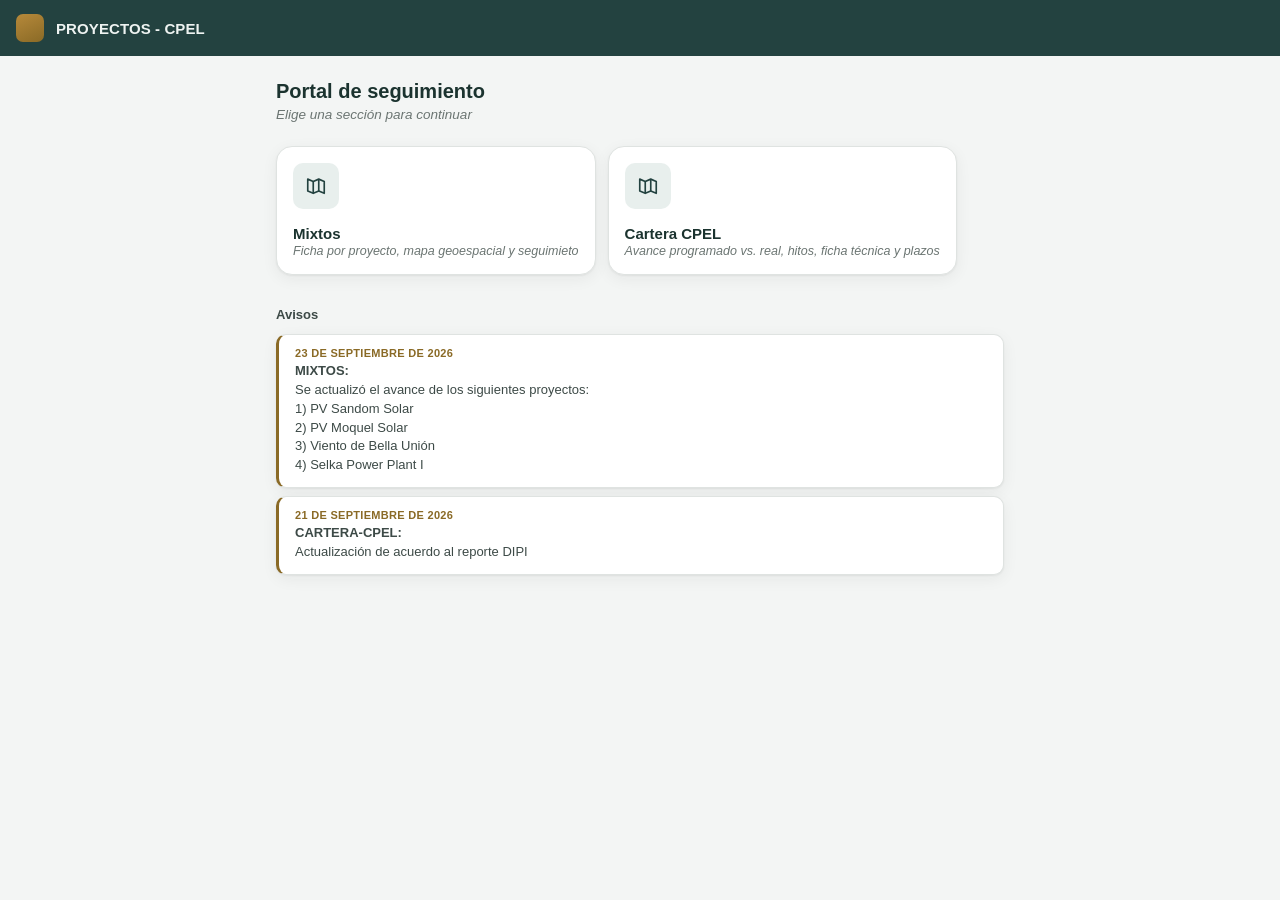
<file: index.html>
<!DOCTYPE html>
<html lang="es">
<head>
<meta charset="UTF-8">
<meta name="viewport" content="width=device-width, initial-scale=1.0, viewport-fit=cover">
<meta name="apple-mobile-web-app-capable" content="yes">
<meta name="apple-mobile-web-app-status-bar-style" content="black">
<meta name="theme-color" content="#234240">
<title>CPEL — Portal</title>
<link rel="stylesheet" href="assets/css/landing.css" />
</head>
<body>

  <header class="topbar">
    <div class="topbar__mark"></div>
    <div class="topbar__title">PROYECTOS - CPEL</div>
  </header>

  <main class="main">
    <div class="hero">
      <h1 class="hero__title">Portal de seguimiento</h1>
      <p class="hero__subtitle"><i>Elige una sección para continuar</i></p>
    </div>

    <div class="nav-grid">
      <a class="nav-card" href="panel-proyectos/index.html">
        <div class="nav-card__icon">
          <svg width="22" height="22" viewBox="0 0 24 24" fill="none"><path d="M9 20l-6-2.5V4.5L9 7l6-2.5 6 2.5v13l-6-2.5-6 2.5z" stroke="currentColor" stroke-width="1.8" stroke-linejoin="round"/><path d="M9 7v13M15 4.5v13" stroke="currentColor" stroke-width="1.8"/></svg>
        </div>
        <div class="nav-card__body">
          <div class="nav-card__title">Mixtos</div>
          <div class="nav-card__desc"><i>Ficha por proyecto, mapa geoespacial y seguimieto</i></div>
        </div>
        <svg class="nav-card__arrow" width="18" height="18" viewBox="0 0 24 24" fill="none"><path d="M9 6l6 6-6 6" stroke="currentColor" stroke-width="2" stroke-linecap="round" stroke-linejoin="round"/></svg>
      </a>

      <a class="nav-card" href="cartera-cpel/index.html">
        <div class="nav-card__icon">
          <svg width="22" height="22" viewBox="0 0 24 24" fill="none"><path d="M9 20l-6-2.5V4.5L9 7l6-2.5 6 2.5v13l-6-2.5-6 2.5z" stroke="currentColor" stroke-width="1.8" stroke-linejoin="round"/><path d="M9 7v13M15 4.5v13" stroke="currentColor" stroke-width="1.8"/></svg>
        </div>
        <div class="nav-card__body">
          <div class="nav-card__title">Cartera CPEL</div>
          <div class="nav-card__desc"><i>Avance programado vs. real, hitos, ficha técnica y plazos</i></div>
        </div>
        <svg class="nav-card__arrow" width="18" height="18" viewBox="0 0 24 24" fill="none"><path d="M9 6l6 6-6 6" stroke="currentColor" stroke-width="2" stroke-linecap="round" stroke-linejoin="round"/></svg>
      </a>
    </div>

    <div class="section-title">Avisos</div>
    <div class="avisos" id="avisos-list"></div>
  </main>

  <script src="assets/js/landing.js"></script>
</body>
</html>
</file>
<file: assets/css/landing.css>
/* =======================================================================
   Página principal — mismos tokens de marca que el Panel de Proyectos
   (assets/css/styles.css dentro de /panel-proyectos), para que ambas
   páginas se sientan parte del mismo sitio.
   ======================================================================= */

:root{
  --teal-900:#1b332f;
  --teal-800:#234240;
  --teal-700:#2e534f;
  --teal-100:#e8efed;
  --gold-700:#8a6a26;
  --gold-500:#b6893a;
  --sand-300:#c9b280;

  --bg:#f3f5f4;
  --surface:#ffffff;
  --surface-sunken:#eef1f0;
  --border:#dfe3e1;
  --border-strong:#c7cdca;

  --ink-900:#1a2422;
  --ink-700:#3d4a47;
  --ink-500:#6b7572;
  --ink-on-dark:#eef3f1;

  --radius-s:6px;
  --radius-m:10px;
  --radius-l:16px;
  --space-2:8px;
  --space-3:12px;
  --space-4:16px;
  --space-5:24px;
  --space-6:32px;
  --shadow-card:0 1px 2px rgba(26,36,34,.06), 0 4px 16px rgba(26,36,34,.06);

  --font: -apple-system, "Inter", "Segoe UI", Roboto, Helvetica, Arial, sans-serif;
  --topbar-h:56px;
}

*{box-sizing:border-box;}
html,body{height:100%;}
body{
  margin:0;
  background:var(--bg);
  color:var(--ink-900);
  font-family:var(--font);
  -webkit-font-smoothing:antialiased;
}
h1,h2,p{margin:0;}
a{color:inherit; text-decoration:none;}

.topbar{
  height:var(--topbar-h);
  background:var(--teal-800);
  color:var(--ink-on-dark);
  display:flex; align-items:center; gap:var(--space-3);
  padding:0 var(--space-4);
}
.topbar__mark{
  width:28px; height:28px; border-radius:7px; flex:none;
  background:linear-gradient(155deg, var(--gold-500), var(--gold-700));
}
.topbar__title{font-size:15px; font-weight:700; letter-spacing:.1px;}

.main{max-width:760px; margin:0 auto; padding:var(--space-5) var(--space-4) var(--space-6);}

.hero{margin-bottom:var(--space-5);}
.hero__title{font-size:20px; font-weight:800; color:var(--teal-900);}
.hero__subtitle{font-size:13.5px; color:var(--ink-500); margin-top:4px;}

/* ---------- Accesos (tarjetas de navegación) ---------- */
.nav-grid{display:flex; flex-direction:column; gap:var(--space-3); margin-bottom:var(--space-6);}
.nav-card{
  display:flex; align-items:center; gap:var(--space-4);
  background:var(--surface); border:1px solid var(--border); border-radius:var(--radius-l);
  padding:var(--space-4); box-shadow:var(--shadow-card);
}
.nav-card__icon{
  flex:none; width:46px; height:46px; border-radius:var(--radius-m);
  display:flex; align-items:center; justify-content:center;
  background:var(--teal-100); color:var(--teal-800);
}
.nav-card__body{flex:1; min-width:0;}
.nav-card__title{font-size:15px; font-weight:700; color:var(--teal-900);}
.nav-card__desc{font-size:12.5px; color:var(--ink-500); margin-top:2px;}
.nav-card__arrow{flex:none; color:var(--ink-500);}
.nav-card--soon{opacity:.7;}
.nav-card--soon .nav-card__icon{background:var(--surface-sunken); color:var(--ink-500);}
.nav-card__badge{
  font-size:10.5px; font-weight:700; color:var(--gold-700); background:#f6ead2;
  border-radius:99px; padding:2px 8px; margin-left:8px; vertical-align:middle;
}

/* ---------- Panel de avisos ---------- */
.section-title{font-size:13px; font-weight:700; color:var(--ink-700); margin-bottom:var(--space-3);}
.avisos{display:flex; flex-direction:column; gap:var(--space-2);}
.aviso{
  background:var(--surface); border:1px solid var(--border); border-left:3px solid var(--gold-700);
  border-radius:var(--radius-m); padding:var(--space-3) var(--space-4); box-shadow:var(--shadow-card);
}
.aviso__fecha{font-size:11px; font-weight:700; color:var(--gold-700); text-transform:uppercase; letter-spacing:.3px;}
.aviso__texto{font-size:13px; color:var(--ink-700); margin-top:3px; line-height:1.45; white-space:pre-line;}
.avisos-empty{font-size:13px; color:var(--ink-500);}

@media (min-width:700px){
  .nav-grid{flex-direction:row;}
  .nav-card{flex-direction:column; align-items:flex-start; text-align:left;}
  .nav-card__arrow{display:none;}
}
</file>
